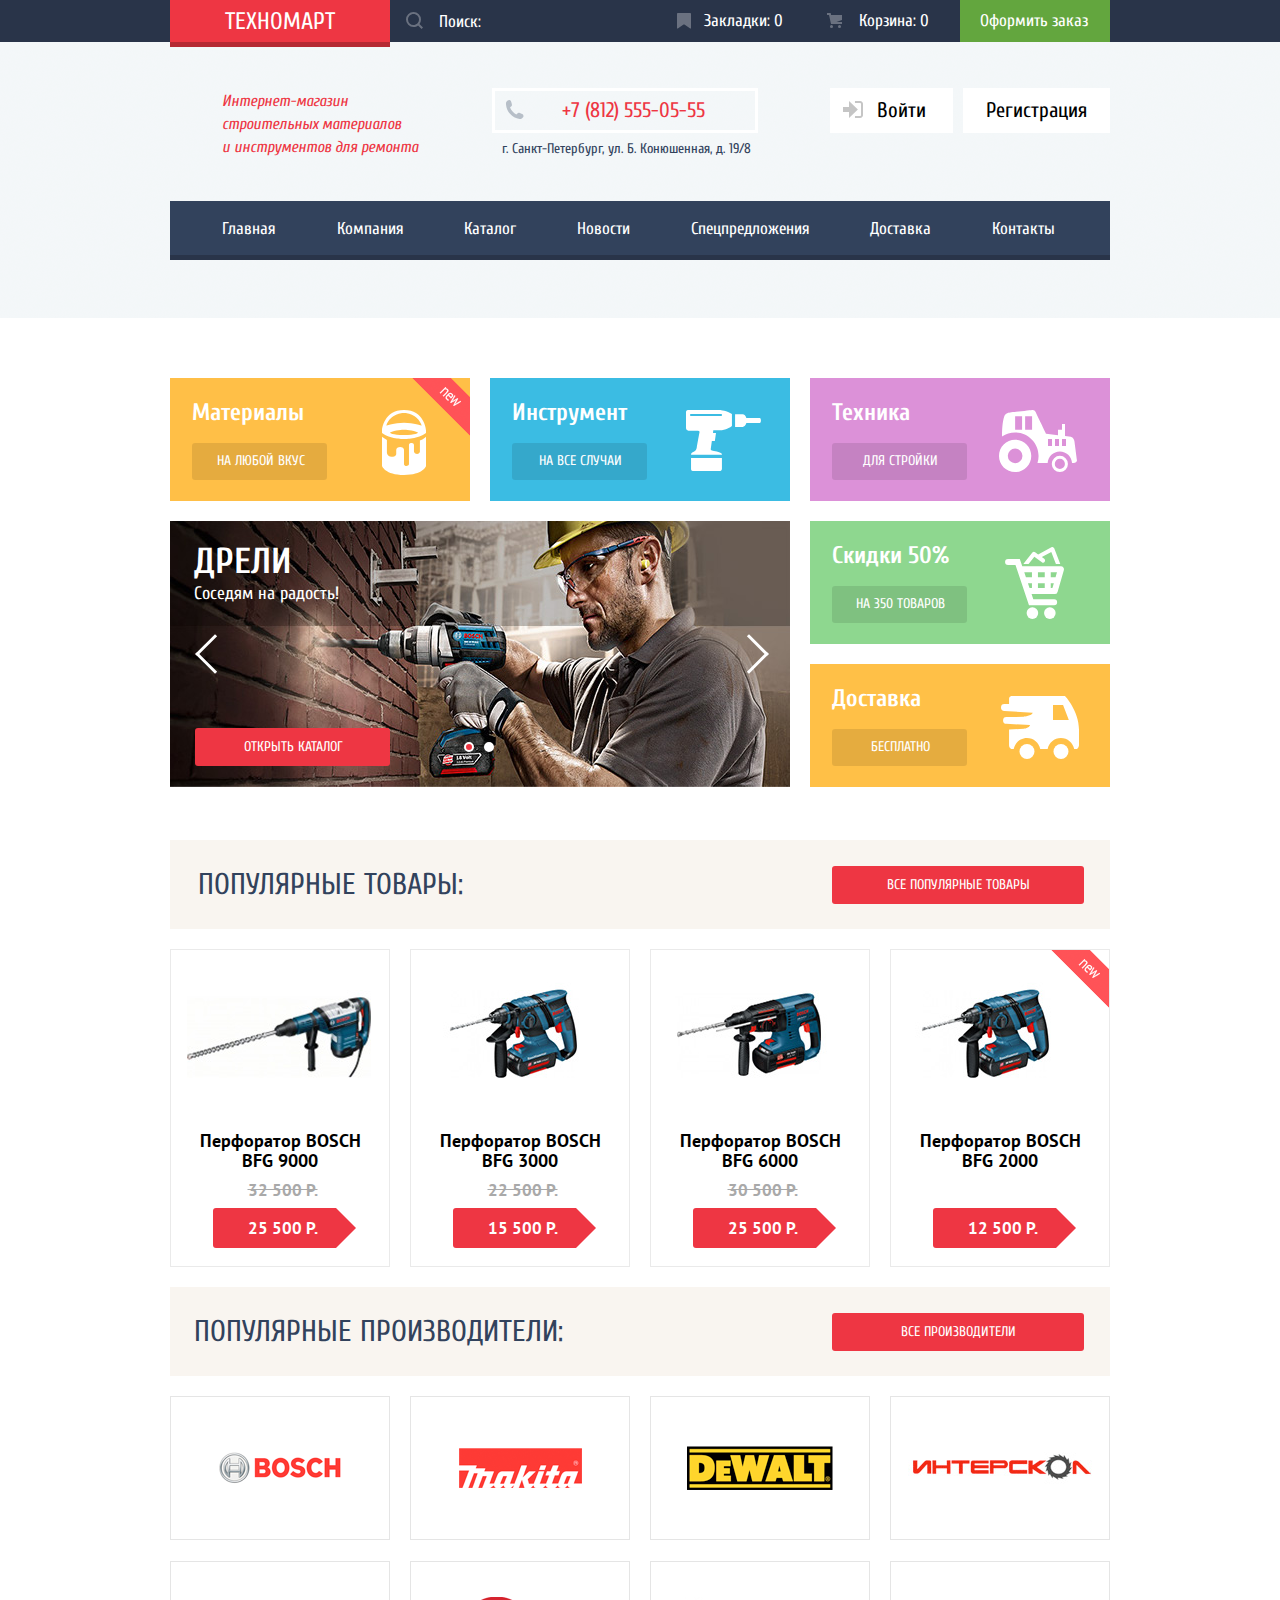
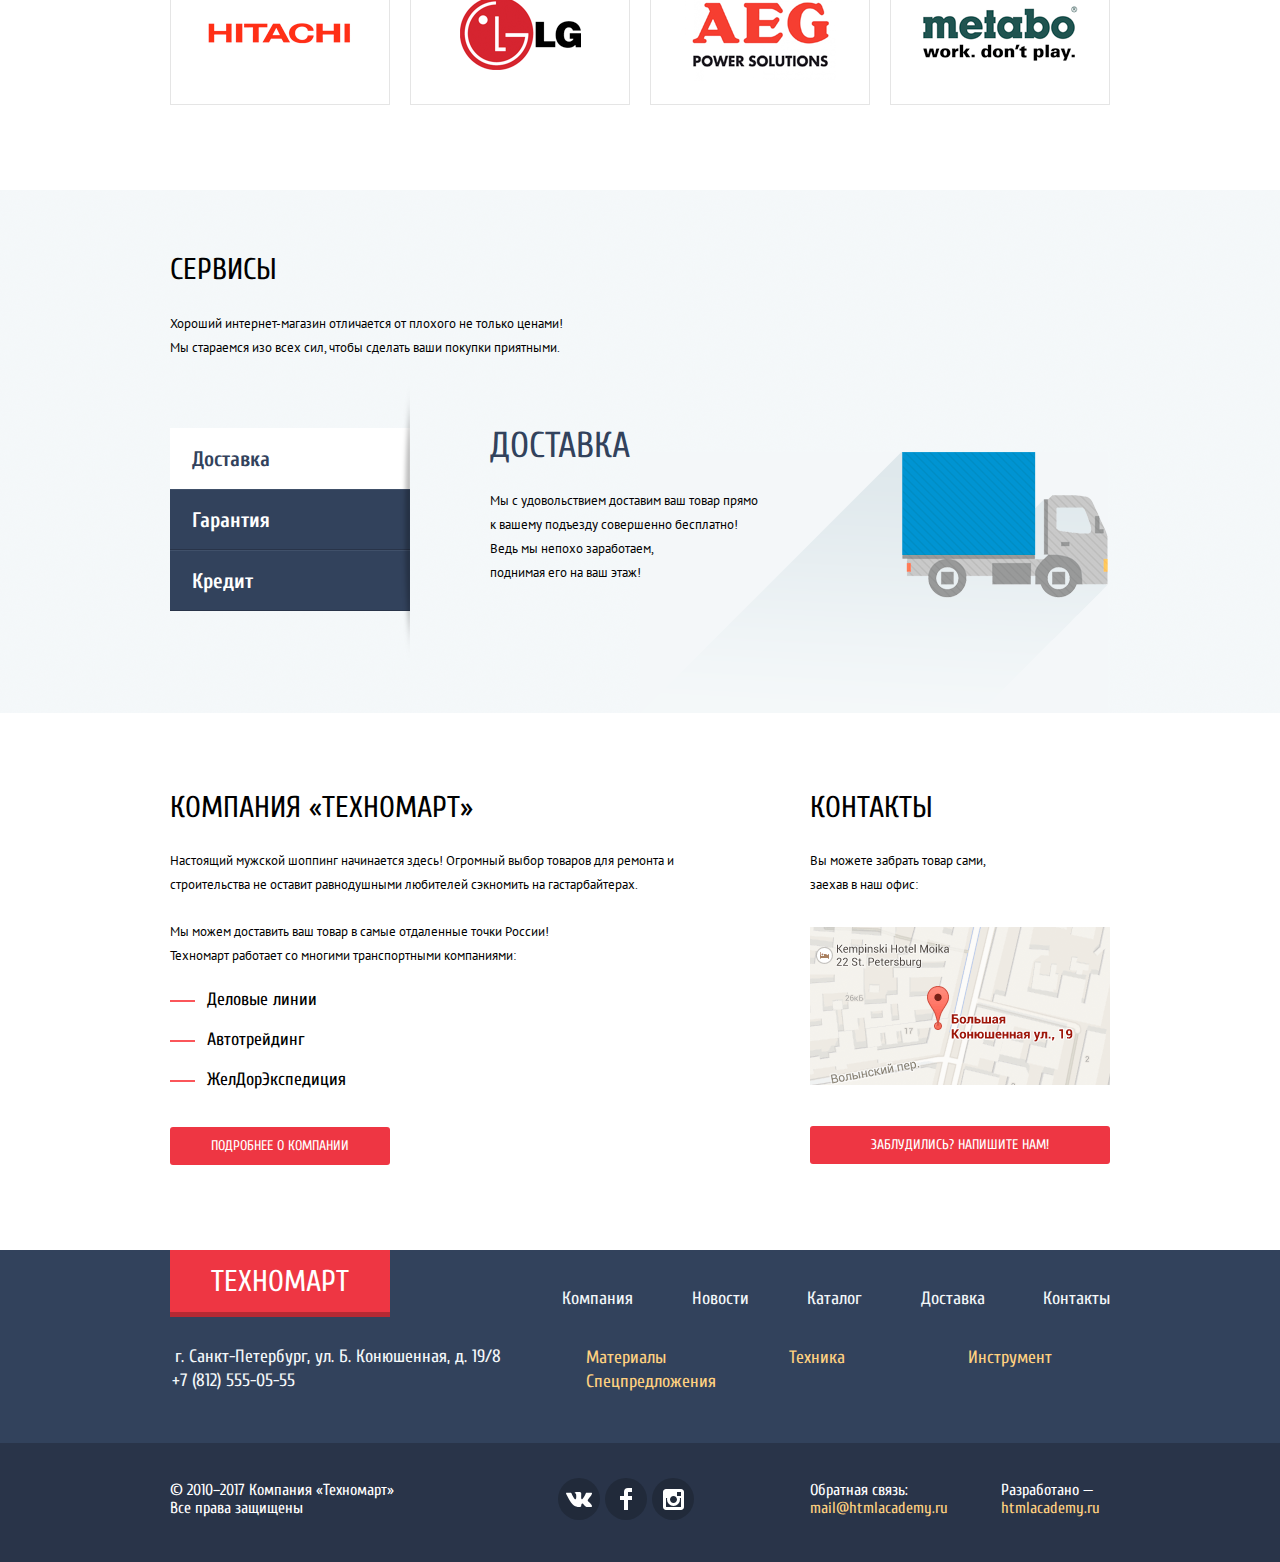
<file: index.html>
<!DOCTYPE html>
<html lang="ru">
<head>
	<meta charset="UTF-8">
	<title>Техномарт</title>
	<link href="https://fonts.googleapis.com/css?family=Cuprum:400,400i,700%7CPT+Sans:400,700&amp;subset=cyrillic" rel="stylesheet">
	<link rel="stylesheet" href="css/normalize.min.css">
	<link rel="stylesheet" href="css/style.min.css">
</head>
<body>
	
	<header class="main-header">

		<div class="main-header-top">
			<div class="main-header-top-positioner container">
				<a class="logo">Техномарт</a>
				<form class="header-search" action="https://echo.htmlacademy.ru" method="get" id="search-block-form">
					<input type="search" name="search" id="search" value="" maxlength="100" placeholder="Поиск:">
					<label for="search">Поиск</label>
				</form>
				<ul class="cart-container">
					<li>
						<a class="btn-cart btn-bookmark" href="#">Закладки:<span class="mark-count-1"> 0</span></a>
					</li>
					<li>
						<a class="btn-cart btn-basket" href="#">Корзина:<span class="mark-count-2"> 0</span></a>
					</li>
					<li>
						<a class="btn-order" href="#">Оформить заказ</a>
					</li>
				</ul>
			</div>
		</div>

		<div class="middle-header container">
			<p class="shop-descr">Интернет-магазин строительных материалов&nbsp;&nbsp; и инструментов для ремонта</p>
			<div class="main-header-contacts">
				<a class="main-header-ph" href="tel:+78125550555">+7 (812) 555-05-55</a>
				<p class="main-header-adr">г. Санкт-Петербург, ул. Б. Конюшенная, д. 19/8</p>
			</div>
			<ul class="user-navigation">
				<li class="login"><a class="login-link" href="#">Войти</a></li>
				<li class="reg"><a class="reg-link" href="#">Регистрация</a></li>
			</ul>
		</div>
		<nav class="main-navigation container">
			<ul class="main-navigation-list">
				<li><a class="main-navigation-current">Главная</a></li>
				<li><a href="company.html">Компания</a></li>
				<li><a href="catalog.html">Каталог</a></li>
				<li><a href="news.html">Новости</a></li>
				<li><a href="special.html">Спецпредложения</a></li>
				<li><a href="deliver.html">Доставка</a></li>
				<li><a href="contacts.html">Контакты</a></li>
			</ul>
		</nav>

	</header>

	<main>	<!--ПРОМО -->
		<h1 class="visually-hidden">Интернет-магазин "Техномарт"</h1>
		<section class="promo container">
			<ul class="promo-top-list layout-positioner">
				<li class="promo-item promo-top-item materials new-item">
					<h2>Материалы</h2>
					<a class="btn btn-promo" href="#">На любой вкус</a>
				</li>
				<li class="promo-item promo-top-item instruments">
					<h2>Инструмент</h2>
					<a class="btn btn-promo" href="#">На все случаи</a>
				</li>
				<li class="promo-item promo-top-item technik">
					<h2>Техника</h2>
					<a class="btn btn-promo" href="#">Для стройки</a>
				</li>
			</ul>
			<div class="slider-wrapper layout-positioner">
				<div class="promo-sliders">
					<input type="radio" id="promo-toggle-1" name="promo-toggle" checked>
					<input type="radio" id="promo-toggle-2" name="promo-toggle">
					<button class="promo-slider-btn prev">Назад</button>
					<button class="promo-slider-btn next">Вперёд</button>
					<div class="promo-slide">
						<h2>Дрели</h2>
						<p>Соседям на радость!</p>
						<img src="img/bosch-top-img-1.jpg" width="620" height="266" alt="Дрель">
						<a class="btn slider-btn" href="catalog.html">Открыть каталог</a>
					</div>
					<div class="promo-slide">
						<h2>Перфораторы</h2>
						<p>Настоящие мужские игрушки!</p>
						<img src="img/bosch-top-img-2.jpg" width="620" height="266" alt="Перфоратор">
						<a class="btn slider-btn" href="catalog.html">Открыть каталог</a>
					</div>
					<div class="promo-slider-toggles">
						<label for="promo-toggle-1"><span class="visually-hidden">Вперёд</span></label>
						<label for="promo-toggle-2"><span class="visually-hidden">Назад</span></label>
					</div>
				</div>

				<div class="promo-right-list">
					<div class="promo-item promo-right-item discounts">
						<h2>Скидки 50%</h2>
						<a class="btn btn-promo" href="#">На 350 товаров</a>
					</div>

					<div class="promo-item promo-right-item deliver">
						<h2>Доставка</h2>
						<a class="btn btn-promo" href="#">Бесплатно</a>
					</div>
				</div>
			</div>
		</section>

		<!--ПОПУЛЯРНЫЕ ТОВАРЫ-->

		<section class="popular container">								
			<div class="popular-items">
				<h2>Популярные товары:</h2>
				<a href="catalog.html" class="btn btn-caption">Все популярные товары</a>
			</div>

			<ul class="catalog-list">
				<li class="catalog-item .new-item">
					<div class="actions">
						<a class="buy" href="form.html">Купить</a>
						<a class="mark" href="#">В закладки</a>
					</div>
					<div>
						<div class="image">
							<img src="img/drill-9000.jpg" width="218" height="155" alt="Перфоратор BOSCH BFG 9000">
						</div>
						<h3 class="title"><a href="#">Перфоратор BOSCH BFG 9000</a></h3>
					</div>
					<div class="prouduct-price">
						<span class="product-price-old">32 500 Р.</span>
						<a class="product-price-current">25 500 Р.</a>
					</div>
				</li>
				<li class="catalog-item">
					<div class="actions">
						<a class="buy" href="form.html">Купить</a>
						<a class="mark" href="#">В закладки</a>
					</div>
					<div>
						<div class="image">
							<img src="img/drill-3000.jpg" width="218" height="155" alt="Перфоратор BOSCH BFG 3000">
						</div>
						<h3 class="title"><a href="#">Перфоратор BOSCH BFG 3000</a></h3>
					</div>
					<div class="prouduct-price">
						<span class="product-price-old">22 500 Р.</span>
						<a class="product-price-current">15 500 Р.</a>
					</div>
				</li>
				<li class="catalog-item">
					<div class="actions">
						<a class="buy" href="form.html">Купить</a>
						<a class="mark" href="#">В закладки</a>
					</div>
					<div>
						<div class="image">
							<img src="img/drill-6000.jpg" width="218" height="155" alt="Перфоратор BOSCH BFG 6000">
						</div>
						<h3 class="title"><a href="#">Перфоратор BOSCH BFG 6000</a></h3>
					</div>
					<div class="prouduct-price">
						<span class="product-price-old">30 500 Р.</span>
						<a class="product-price-current">25 500 Р.</a>
					</div>
				</li>
				<li class="catalog-item new-item">
					<div class="actions">
						<a class="buy" href="form.html">Купить</a>
						<a class="mark" href="#">В закладки</a>
					</div>
					<div>
						<div class="image">
							<img src="img/drill-2000.jpg" width="218" height="155" alt="Перфоратор BOSCH BFG 2000">
						</div>
						<h3 class="title"><a href="#">Перфоратор BOSCH BFG 2000</a></h3>
					</div>
					<div class="prouduct-price">
						<span class="product-price-old"></span>
						<a class="product-price-current">12 500 Р.</a>
					</div>
				</li>
			</ul>
		</section>

		<section class="partners container">							<!--ПАРТНЁРЫ-->
			<div class="popular-partners">
				<h2>Популярные производители:</h2>
				<a class="btn btn-caption" href="#" >Все производители</a>
			</div>

			<ul class="partner-list">
				<li class="partner-item">
					<a href="#"><img src="img/bosch.png" width="126" height="37" alt="Bosch"></a>
				</li>
				<li class="partner-item">
					<a href="#"><img src="img/makita.png" width="123" height="40" alt="Makita"></a>
				</li>
				<li class="partner-item">
					<a href="#"><img src="img/dewalt.png" width="146" height="44" alt="DeWalt"></a>
				</li>
				<li class="partner-item">
					<a href="#"><img src="img/interscole.png" width="184" height="32" alt="Интерскол"></a>
				</li>
				<li class="partner-item">
					<a href="#"><img src="img/hitachi.png" width="169" height="31" alt="Hitachi"></a>
				</li>
				<li class="partner-item">
					<a href="#"><img src="img/lg.png" width="121" height="73" alt="LG"></a>
				</li>
				<li class="partner-item">
					<a href="#"><img src="img/aeg.png" width="151" height="96" alt="AEG"></a>
				</li>
				<li class="partner-item">
					<a href="#"><img src="img/metabo.png" width="204" height="69" alt="metabo"></a>
				</li>
			</ul>
		</section>

		<section class="service">								<!--СЕРВИСЫ-->
			<div class="container">
				<div class="service-title">
					<h2>Сервисы</h2>
					<p>Хороший интернет-магазин отличается от плохого не только ценами!</p>
					<p>Мы стараемся изо всех сил, чтобы сделать ваши покупки приятными.</p>
				</div>
				<div class="services-slider">
					<input type="radio" id="services-toggle-1" name="services-toggle" class="visually-hidden" checked>
					<input type="radio" id="services-toggle-2" name="services-toggle" class="visually-hidden">
					<input type="radio" id="services-toggle-3" name="services-toggle" class="visually-hidden">
					<div class="services-slider-toggles">
						<label for="services-toggle-1">Доставка</label>
						<label for="services-toggle-2">Гарантия</label>
						<label for="services-toggle-3">Кредит</label>
					</div>

					<div class="services-slides">
						<div class="services-slide">
							<h3 class="services-slide-title">Доставка</h3>
							<p class="services-slide-description">Мы с удовольствием доставим ваш товар прямо<br>
							к вашему подъезду совершенно бесплатно!</p>
							<p class="services-slide-description">Ведь мы непохо заработаем,<br>
							поднимая его на ваш этаж!</p>
						</div>
						<div class="services-slide">
							<h3 class="services-slide-title">Гарантия</h3>
							<p class="services-slide-description">Если купленный у нас товар поломается, или заискрит,<br>а также в случае пожара, спровоцированного его возгаранием, вы всегда можете быть уверены в нашей гарантии. Мы обменяем сгоревший товар на новый.<br>Дом уж восстановите как-нибудь сами.</p>
						</div>
						<div class="services-slide">
							<h3 class="services-slide-title">Кредит</h3>
							<p class="services-slide-description">Залезть в долговую яму стало проще!</p>
							<p class="services-slide-description">Кредитные консультанты придут вам на помощь.</p>
							<a class="btn btn-service" href="#">Отправить заявку</a>
						</div>
					</div>
				</div>
			</div>
		</section>

		<div class="company-wrapper container">
			<section class="company">
				<h2 class="company-title">Компания «Техномарт»</h2>
				<p>Настоящий мужской шоппинг начинается здесь! Огромный выбор товаров для ремонта и строительства не оставит равнодушными любителей сэкномить на гастарбайтерах.</p>
				<p>Мы можем доставить ваш товар в самые отдаленные точки России! Техномарт работает со многими транспортными компаниями:</p>
				<ul class="logistic-list">
					<li class="logistic-item">Деловые линии</li>
					<li class="logistic-item">Автотрейдинг</li>
					<li class="logistic-item">ЖелДорЭкспедиция</li>
				</ul>
				<a class="btn btn-caption" href="#" >Подробнее о компании</a>
			</section>

			<section class="map">
				<h2>Контакты</h2>
				<p>Вы можете забрать товар сами, заехав в наш офис:</p>
				<a class="img-map" href="form.html">
					<img class="interactive-map" src="img/map.png" width="300" height="158" alt="Как нас найти?">
				</a>
				<p>
					<a class="btn btn-caption btn-write" href="form.html">Заблудились? Напишите нам!</a>
				</p>
			</section>
		</div>

	</main>

	<footer class="footer">

		<div class="footer-top">
			<div class="footer-top-layout container">
				<div class="logo-container">
					<a class="logo footer-logo" href="index.html">Техномарт</a>
					<p class="footer-adress">
						г. Санкт-Петербург, ул. Б. Конюшенная, д. 19/8
					</p>
					<a class="footer-phone" href="tel:+78125550555">+7 (812) 555-05-55</a>
				</div>
				<nav class="footer-nav">
					<ul class="footer-nav-list-1">
						<li><a href="company.html">Компания</a></li>
						<li><a href="news.html">Новости</a></li>
						<li><a href="catalog.html">Каталог</a></li>
						<li><a href="deliver.html">Доставка</a></li>
						<li><a href="contacts.html">Контакты</a></li>
					</ul>
					<ul class="footer-nav-list-2">
						<li><a href="materials.html">Материалы</a></li>
						<li><a href="technik.html">Техника</a></li>
						<li><a href="instrument.html">Инструмент</a></li>
						<li><a href="specials.html">Спецпредложения</a></li>
					</ul>
				</nav>
			</div>
		</div>

		<div class="footer-bottom">
			<section class="footer-contacts container">
				<h2 class="visually-hidden">Наши контакты</h2>
				<div class="copyright-descr">
					<p>© 2010–2017 Компания «Техномарт» Все права защищены</p>
				</div>
				<div class="footer-social">
					<ul class="footer-social-list">
						<li>
							<a class="btn btn-vk" href="#"><span class="visually-hidden">Вконтакте</span></a>
						</li>
						<li>
							<a class="btn btn-fb" href="#"><span class="visually-hidden">Фейсбук</span></a>
						</li>
						<li>
							<a class="btn btn-insta" href="#"><span class="visually-hidden">Инстаграм</span></a>
						</li>
					</ul>
				</div>
				
				<div class="feedback">
					<p class="feedback-1">
						Обратная связь:
						<a class="mail" href="mailto:mail@htmlacademy.ru">mail@htmlacademy.ru</a>
					</p>
					<p class="feedback-2">
						Разработано —
						<a href="https://htmlacademy.ru/intensive/htmlcss" class="creatures">htmlacademy.ru</a>
					</p>
				</div>
				
			</section>
		</div>

	</footer>

	<section class="modal modal-add">									<!--Модальное окно - товары в корзине -->
		<div class="red-line"></div>
		<div class="modal-title">
			<h2>Товар добавлен в корзину!</h2>
		</div>

		<div class="added-items">
			<a class="btn btn-left" href="#">Оформить заказ</a>
			<a class="btn btn-right" href="#">Продолжить покупки</a>
		</div>
		<button class="modal-close" type="button">Закрыть</button>
	</section>

	<section class="modal modal-letter">
		<div class="red-line"></div>

		<h2 class="visually-hidden">Форма для отправки письма</h2><!--Модальное окно- отправка письма -->
		<form class="letter-form" action="https://echo.htmlacademy.ru" method="post">
			<div class="form-wrapper">
				<div class="appoitment">
					<div class="appoitment-field">
						<label for="user-name">Ваше имя:</label>
						<input type="text" name="name" id="user-name" placeholder="Представьтесь, пожалуйста">
					</div>
					<div class="appoitment-field">
						<label for="user-mail">Ваш e-mail:</label>
						<input type="text" name="mail" id="user-mail" placeholder="Для отправки ответа">
					</div>
				</div>
				<label class=" " for="user-letter">Текст письма</label>
				<textarea name="letter" id="user-letter" cols="30" rows="5" placeholder="В свободной форме"></textarea>
			</div>
			<div class="btn-submit-wrapper">
				<button class="btn" type="submit">Отправить</button>
			</div>
		</form>
		<button class="modal-close" type="button">Закрыть</button>
	</section>

	<section class="modal modal-map"><!--Модальное окно - попап карта -->
		<h2 class="visually-hidden">Как до нас добраться?</h2>
		<iframe src="https://www.google.com/maps/embed?pb=!1m18!1m12!1m3!1d1998.6037999040354!2d30.322010416394033!3d59.938716271971415!2m3!1f0!2f0!3f0!3m2!1i1024!2i768!4f13.1!3m3!1m2!1s0x4696310fca5ba729%3A0xea9c53d4493c879f!2sBolshaya+Konyushennaya+ul.%2C+19%2C+Sankt-Peterburg%2C+Russia%2C+191186!5e0!3m2!1sen!2s!4v1441888483426" width="940" height="446" allowfullscreen></iframe>
		<a class="img-map" href="#">
			<img src="img/popup-map.jpg" width="940" height="446" alt="Офис компании по адресу ул. Большая Конюшенная 19, Санкт-Петербург">
		</a>
		<button class="modal-close" type="button">Закрыть</button>
	</section>
	<script src="js/popup.min.js"></script>
</body>

</html>
</file>
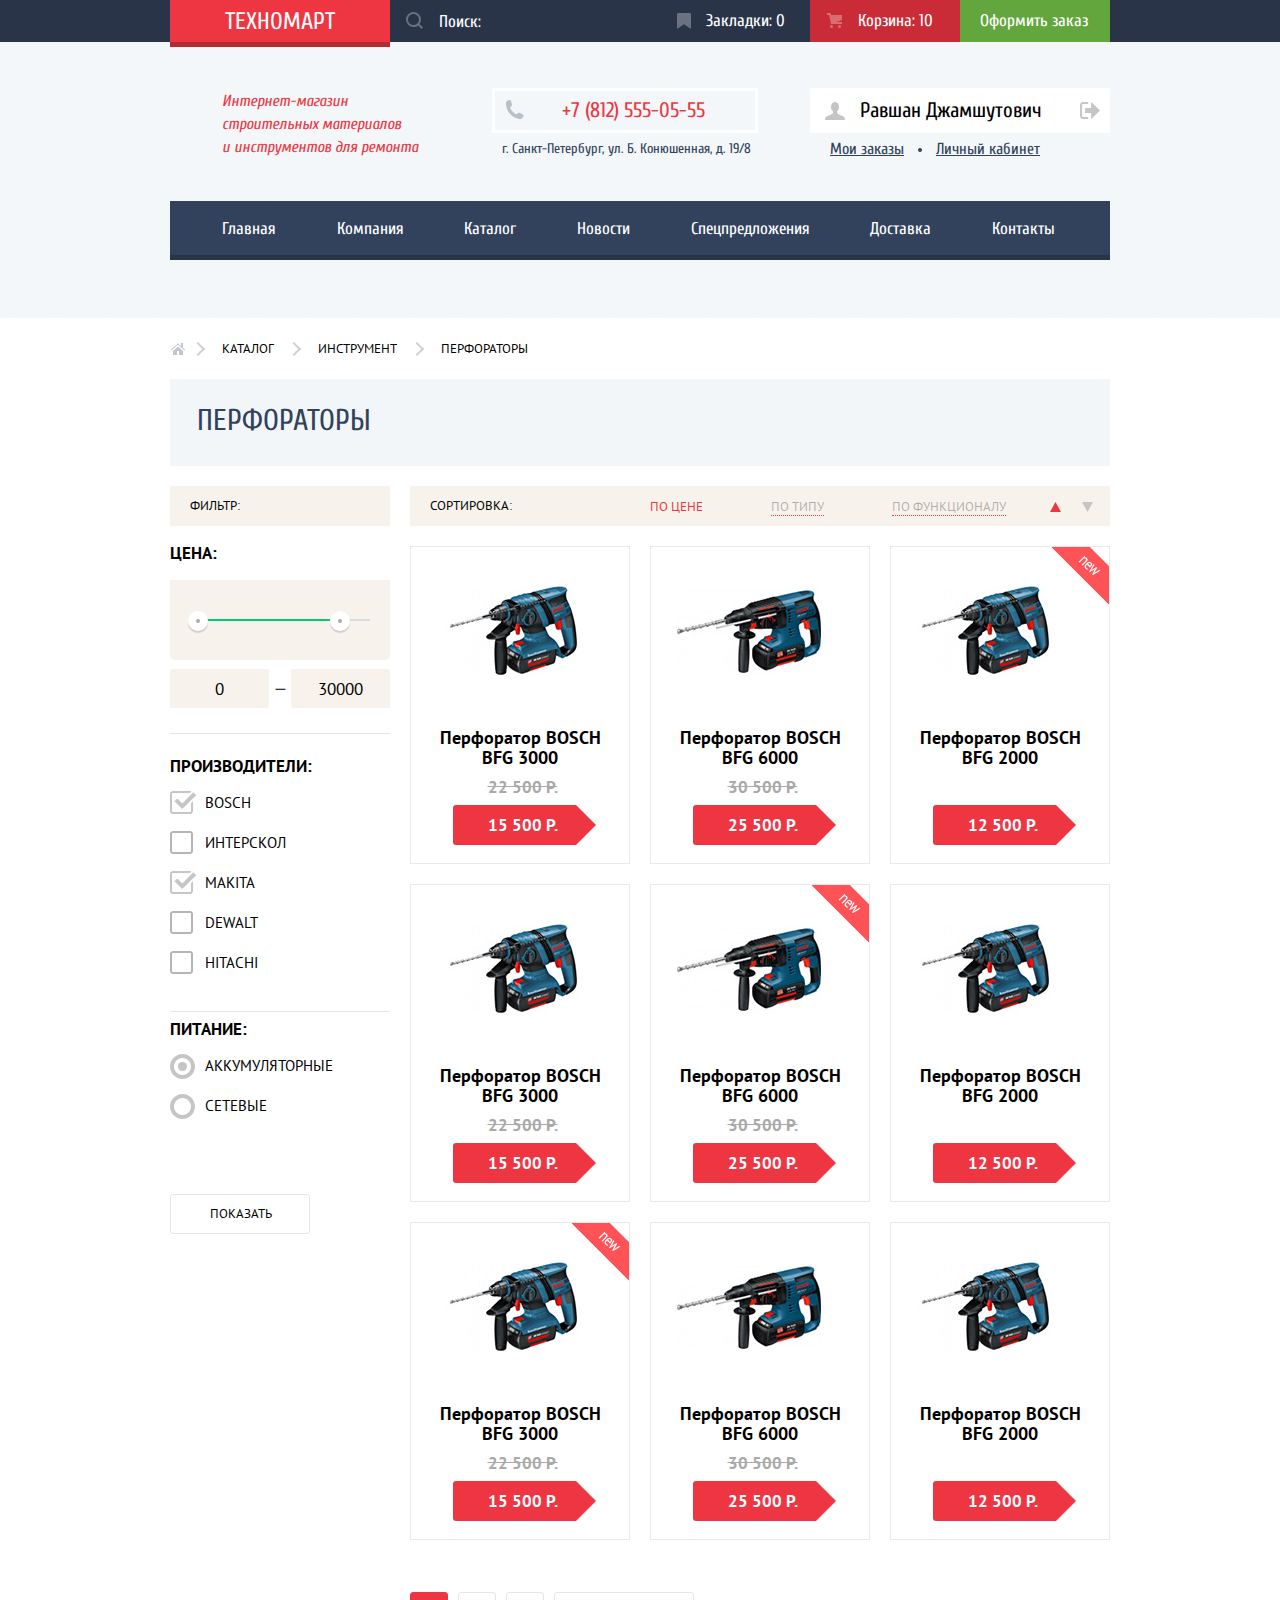
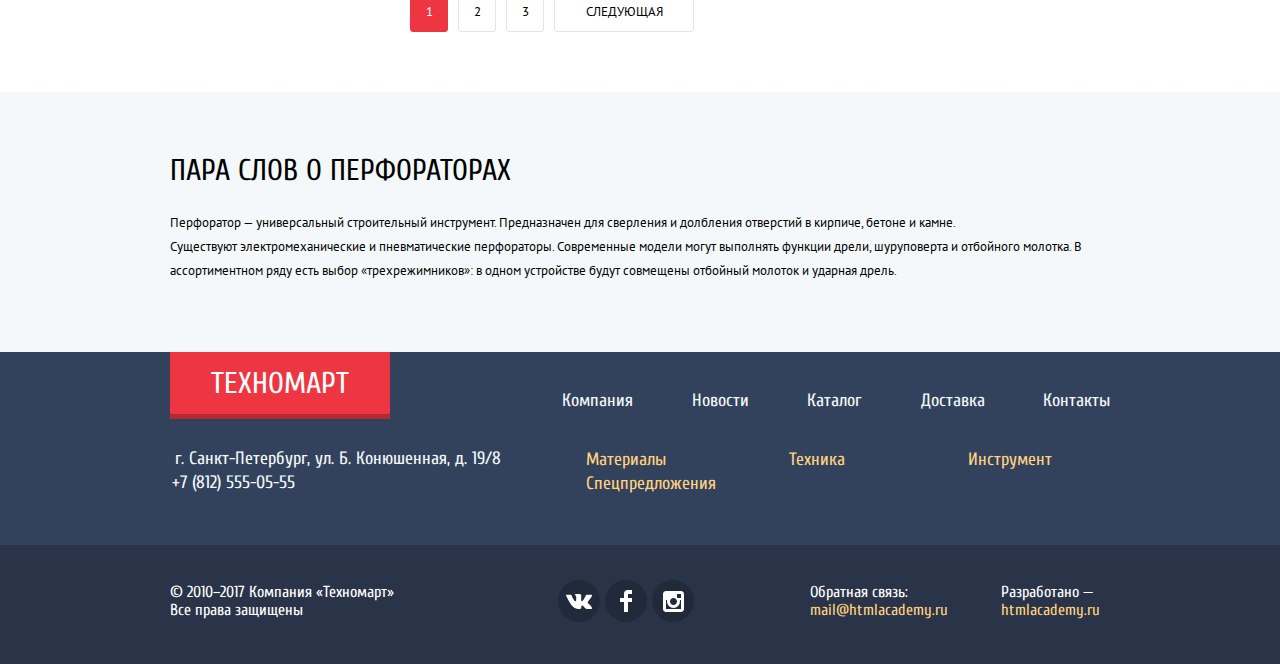
<file: catalog.html>
<!DOCTYPE html>
<html lang="ru">
<head>
	<meta charset="UTF-8">
	<title>Техномарт-каталог</title>
	<link href="https://fonts.googleapis.com/css?family=Cuprum:400,400i,700%7CPT+Sans:400,700&amp;subset=cyrillic" rel="stylesheet">
	<link rel="stylesheet" href="css/normalize.min.css">
	<link rel="stylesheet" href="css/style.min.css">
</head>
<body class="inner-page">

	<header class="main-header">

		<div class="main-header-top">
			<div class="main-header-top-positioner container">
				<a class="logo" href="index.html">Техномарт</a>
				<form class="header-search" action="https://echo.htmlacademy.ru" method="get" id="search-block-form">
					<input type="search" name="search" id="search" value="" maxlength="100" placeholder="Поиск:">
					<label for="search">Поиск</label>
				</form>
				<ul class="cart-container">
					<li>
						<a class="btn-cart btn-bookmark" href="#">Закладки:<span class="mark-count-1"> 0</span></a>
					</li>
					<li>
						<a class="btn-cart btn-basket" href="#">Корзина:<span class="mark-count-2"> 10</span></a>
					</li>
					<li>
						<a class="btn-order" href="#">Оформить заказ</a>
					</li>
				</ul>
			</div>
		</div>

		<div class="middle-header container">
			<p class="shop-descr">Интернет-магазин строительных материалов&nbsp;&nbsp; и инструментов для ремонта</p>
			<div class="main-header-contacts">
				<a class="main-header-ph" href="tel:+78125550555">+7 (812) 555-05-55</a>
				<p class="main-header-adr">г. Санкт-Петербург, ул. Б. Конюшенная, д. 19/8</p>
			</div>
			<nav class="user-account">
				<ul class="user-name">
					<li><a class="user-name-link" href="#">Равшан Джамшутович</a></li>
					<li><a class="user-name-exit" href="#"><span class="visually-hidden">Выход</span></a></li>
				</ul>
				<ul class="user-menu">
					<li><a class="user-order-link" href="#" aria-label="Вход в кабинет заказов">Мои заказы</a></li>
					<li><a class="user-account-link" href="#" aria-label="Вход в личный кабинет">Личный кабинет</a></li>
				</ul>
			</nav>
		</div>

		<nav class="main-navigation container">
			<ul class="main-navigation-list">
				<li><a href="index.html">Главная</a></li>
				<li><a href="company.html">Компания</a></li>
				<li class="catalog-navigation-current"><a>Каталог</a></li>
				<li><a href="news.html">Новости</a></li>
				<li><a href="special.html">Спецпредложения</a></li>
				<li><a href="deliver.html">Доставка</a></li>
				<li><a href="contacts.html">Контакты</a></li>
			</ul>
		</nav>

	</header>

	<main>
		<div class="container">

			<ul class="breadcrumbs">
				<li><a href="index.html">Главная</a></li>
				<li><a href="#">Каталог</a></li>
				<li><a href="#">Инструмент</a></li>
				<li class="breadcrumbs-current">Перфораторы</li>
			</ul>
			<h1 class="page-title">Перфораторы</h1>
			<div class="catalog-wrapper">
				<section class="filter">
					<h2 class="visually-hidden">Фильтр товаров</h2>

					<form class="filter-form" action="https://echo.htmlacademy.ru" method="get" id="filter-form-id">
						<h3 class="filter-title">Фильтр:</h3>
						<fieldset class="filter-item">
							<legend>Цена:</legend>
							<div class="range-filter">
								<div class="range-controls">
									<div class="scale">
										<div class="bar"></div>
									</div>
									<div class="toggle toggle-min"></div>
									<div class="toggle toggle-max"></div>
								</div>
								<div class="price-controls">
									<span class="visually-hidden">от</span>
									<input name="min-price" type="text" value="0">
									<span class="pr"> — </span>
									<span class="visually-hidden">до</span>
									<input name="max-price" type="text" value="30000">
								</div>
							</div>
						</fieldset>

						<fieldset class="filter-sorting">
							<legend>Производители:</legend>
							<ul class="producer-list">
								<li class="filter-option">
									<input class="visually-hidden filter-input filter-input-checkbox" type="checkbox" name="bosch" id="filter-bosch" value="" checked>
									<label for="filter-bosch">Bosch</label>
								</li>
								<li class="filter-option">
									<input class="visually-hidden filter-input filter-input-checkbox" type="checkbox" name="interscole" id="filter-interscole" value="">
									<label for="filter-interscole">Интерскол</label>
								</li>
								<li class="filter-option">
									<input class="visually-hidden filter-input filter-input-checkbox" type="checkbox" name="makita" id="filter-makita" value="" checked>
									<label for="filter-makita">Makita</label>
								</li>
								<li class="filter-option">
									<input class="visually-hidden filter-input filter-input-checkbox" type="checkbox" name="dewalt" id="filter-dewalt" value="">
									<label for="filter-dewalt">Dewalt</label>
								</li>
								<li class="filter-option">
									<input class="visually-hidden filter-input filter-input-checkbox" type="checkbox" name="hitachi" id="filter-hitachi" value="">
									<label for="filter-hitachi">Hitachi</label>
								</li>
							</ul>
						</fieldset>

						<fieldset class="filter-sorting">
							<legend>Питание:</legend>
							<ul class="accumulator-list">
								<li class="filter-option">
									<input class="visually-hidden filter-input filter-input-radio" type="radio" name="accumulator" id="filter-accumulator" value="" checked>
									<label for="filter-accumulator">Аккумуляторные</label>
								</li>
								<li class="filter-option">
									<input class="visually-hidden filter-input filter-input-radio" type="radio" name="accumulator" id="filter-network" value="">
									<label for="filter-network">Сетевые</label>
								</li>
							</ul>
						</fieldset>
						<button class="btn btn-filter" type="submit">Показать</button>
					</form>

				</section>

				<section class="catalog">
					<h2 class="visually-hidden">Список перфораторов</h2>
					<div class="sorting-wrapper">
						<p class="sorting-title">Сортировка:</p>
						<ul class="sorting-list">
							<li><a class="active" href="#">По цене</a></li>
							<li><a href="#">По типу</a></li>
							<li><a href="#">По функционалу</a></li>
						</ul>

						<ul class="sorting-arrows">
							<li class="up">
								<a href="#"><span class="visually-hidden">Вверх</span>
									<svg xmlns="http://www.w3.org/2000/svg" width="11" height="10" viewBox="0 0 11 10">
										<path class="active" fill="#c5c5c5" d="M5.5 0L0 10h11z"/>
									</svg>
								</a>
							</li>
							<li class="down">
								<a href="#"><span class="visually-hidden">Вниз</span>
									<svg xmlns="http://www.w3.org/2000/svg" width="11" height="10" viewBox="0 0 11 10">
										<path fill="#c5c5c5" d="M5.5 10L0 0h11"/>
									</svg>
								</a>
							</li>
						</ul>
					</div>

					<ul class="catalog-list">
						<li class="catalog-item">
							<div class="actions">
								<a class="buy" href="form.html">Купить</a>
								<a class="mark" href="#">В закладки</a>
							</div>
							<div>
								<div class="image">
									<img src="img/drill-3000.jpg" width="218" height="155" alt="Перфоратор BOSCH BFG 3000">
								</div>
								<h3 class="title"><a href="#">Перфоратор BOSCH BFG 3000</a></h3>
							</div>
							<div class="prouduct-price">
								<span class="product-price-old">22 500 Р.</span>
								<a class="product-price-current">15 500 Р.</a>
							</div>
						</li>
						<li class="catalog-item">
							<div class="actions">
								<a class="buy" href="form.html">Купить</a>
								<a class="mark" href="#">В закладки</a>
							</div>
							<div>
								<div class="image">
									<img src="img/drill-6000.jpg" width="218" height="155" alt="Перфоратор BOSCH BFG 6000">
								</div>
								<h3 class="title"><a href="#">Перфоратор BOSCH BFG 6000</a></h3>
							</div>

							<div class="prouduct-price">
								<span class="product-price-old">30 500 Р.</span>
								<a class="product-price-current">25 500 Р.</a>
							</div>
						</li>
						<li class="catalog-item new-item">
							<div class="actions">
								<a class="buy" href="form.html">Купить</a>
								<a class="mark" href="#">В закладки</a>
							</div>
							<div>
								<div class="image">
									<img src="img/drill-2000.jpg" width="218" height="155" alt="Перфоратор BOSCH BFG 2000">
								</div>
								<h3 class="title"><a href="#">Перфоратор BOSCH BFG 2000</a></h3>
							</div>
							<div class="prouduct-price">
								<span class="product-price-old"></span>
								<a class="product-price-current">12 500 Р.</a>
							</div>
						</li>
						<li class="catalog-item">
							<div class="actions">
								<a class="buy" href="form.html">Купить</a>
								<a class="mark" href="#">В закладки</a>
							</div>
							<div>
								<div class="image">
									<img src="img/drill-3000.jpg" width="218" height="155" alt="Перфоратор BOSCH BFG 3000">
								</div>
								<h3 class="title"><a href="#">Перфоратор BOSCH BFG 3000</a></h3>
							</div>
							<div class="prouduct-price">
								<span class="product-price-old">22 500 Р.</span>
								<a class="product-price-current">15 500 Р.</a>
							</div>
						</li>
						<li class="catalog-item new-item">
							<div class="actions">
								<a class="buy" href="form.html">Купить</a>
								<a class="mark" href="#">В закладки</a>
							</div>
							<div>
								<div class="image">
									<img src="img/drill-6000.jpg" width="218" height="155" alt="Перфоратор BOSCH BFG 6000">
								</div>
								<h3 class="title"><a href="#">Перфоратор BOSCH BFG 6000</a></h3>
							</div>
							<div class="prouduct-price">
								<span class="product-price-old">30 500 Р.</span>
								<a class="product-price-current">25 500 Р.</a>
							</div>
						</li>
						<li class="catalog-item">
							<div class="actions">
								<a class="buy" href="form.html">Купить</a>
								<a class="mark" href="#">В закладки</a>
							</div>
							<div>
								<div class="image">
									<img src="img/drill-2000.jpg" width="218" height="155" alt="Перфоратор BOSCH BFG 2000">
								</div>
								<h3 class="title"><a href="#">Перфоратор BOSCH BFG 2000</a></h3>
							</div>
							<div class="prouduct-price">
								<span class="product-price-old"></span>
								<a class="product-price-current">12 500 Р.</a>
							</div>
						</li>
						<li class="catalog-item new-item">
							<div class="actions">
								<a class="buy" href="form.html">Купить</a>
								<a class="mark" href="#">В закладки</a>
							</div>
							<div>
								<div class="image">
									<img src="img/drill-3000.jpg" width="218" height="155" alt="Перфоратор BOSCH BFG 3000">
								</div>
								<h3 class="title"><a href="#">Перфоратор BOSCH BFG 3000</a></h3>
							</div>
							<div class="prouduct-price">
								<span class="product-price-old">22 500 Р.</span>
								<a class="product-price-current">15 500 Р.</a>
							</div>
						</li>
						<li class="catalog-item">
							<div class="actions">
								<a class="buy" href="form.html">Купить</a>
								<a class="mark" href="#">В закладки</a>
							</div>
							<div>
								<div class="image">
									<img src="img/drill-6000.jpg" width="218" height="155" alt="Перфоратор BOSCH BFG 6000">
								</div>
								<h3 class="title"><a href="#">Перфоратор BOSCH BFG 6000</a></h3>
							</div>
							<div class="prouduct-price">
								<span class="product-price-old">30 500 Р.</span>
								<a class="product-price-current">25 500 Р.</a>
							</div>
						</li>
						<li class="catalog-item">
							<div class="actions">
								<a class="buy" href="form.html">Купить</a>
								<a class="mark" href="#">В закладки</a>
							</div>
							<div>
								<div class="image">
									<img src="img/drill-2000.jpg" width="218" height="155" alt="Перфоратор BOSCH BFG 2000">
								</div>
								<h3 class="title"><a href="#">Перфоратор BOSCH BFG 2000</a></h3>
							</div>
							<div class="prouduct-price">
								<span class="product-price-old"></span>
								<a class="product-price-current">12 500 Р.</a>
							</div>
						</li>
					</ul>

					<ul class="pagination-list">
						<li class="pagination-item pagination-item-current"><a class="button btn-paginator">1</a></li>
						<li class="pagination-item"><a class="btn-paginator" href="#">2</a></li>
						<li class="pagination-item"><a class="btn-paginator" href="#">3</a></li>
						<li class="pagination-item"><a class="btn-paginator" href="#">Следующая</a></li>
					</ul>
				</section>
			</div>
		</div>

		<section class="article">
			<div class="container">
				<h2>Пара слов о перфораторах</h2>
				<p>Перфоратор — универсальный строительный инструмент. Предназначен для сверления и долбления отверстий в кирпиче, бетоне и камне.<br>Существуют электромеханические и пневматические перфораторы. Современные модели могут выполнять функции дрели, шуруповерта и отбойного молотка. В ассортиментном ряду есть выбор «трехрежимников»: в одном устройстве будут совмещены отбойный молоток и ударная дрель.</p>
			</div>
		</section>

	</main>

	<footer class="footer">

		<div class="footer-top">
			<div class="footer-top-layout container">
				<div class="logo-container">
					<a class="logo footer-logo" href="index.html">Техномарт</a>
					<p class="footer-adress">
						г. Санкт-Петербург, ул. Б. Конюшенная, д. 19/8
					</p>
					<a class="footer-phone" href="tel:+78125550555">+7 (812) 555-05-55</a>
				</div>

				<nav class="footer-nav">
					<ul class="footer-nav-list-1">
						<li><a href="company.html">Компания</a></li>
						<li><a href="news.html">Новости</a></li>
						<li><a href="catalog.html">Каталог</a></li>
						<li><a href="deliver.html">Доставка</a></li>
						<li><a href="contacts.html">Контакты</a></li>
					</ul>
					<ul class="footer-nav-list-2">
						<li><a href="materials.html">Материалы</a></li>
						<li><a href="technik.html">Техника</a></li>
						<li><a href="instrument.html">Инструмент</a></li>
						<li><a href="specials.html">Спецпредложения</a></li>
					</ul>
				</nav>
			</div>
		</div>

		<div class="footer-bottom">
			<section class="footer-contacts container">
				<h2 class="visually-hidden">Наши контакты</h2>
				<div class="copyright-descr">
					<p>© 2010–2017 Компания «Техномарт» Все права защищены</p>
				</div>
				<div class="footer-social">
					<ul class="footer-social-list">
						<li>
							<a class="btn btn-vk" href="#"><span class="visually-hidden">Вконтакте</span></a>
						</li>
						<li>
							<a class="btn btn-fb" href="#"><span class="visually-hidden">Фейсбук</span></a>
						</li>
						<li>
							<a class="btn btn-insta" href="#"><span class="visually-hidden">Инстаграм</span></a>
						</li>
					</ul>
				</div>

				<div class="feedback">
					<p class="feedback-1">
						Обратная связь:
						<a class="mail" href="mailto:mail@htmlacademy.ru">mail@htmlacademy.ru</a>
					</p>
					<p class="feedback-2">
						Разработано —
						<a href="https://htmlacademy.ru/intensive/htmlcss" class="creatures">htmlacademy.ru</a>
					</p>
				</div>

			</section>
		</div>

	</footer>

	<section class="modal modal-add">	<!--Модальное окно - товары в корзине -->
		<div class="red-line"></div>
		<div class="modal-title">
			<h2>Товар добавлен в корзину!</h2>
		</div>
		
		<div class="added-items">
			<a class="btn btn-left" href="#">Оформить заказ</a>
			<a class="btn btn-right" href="#">Продолжить покупки</a>
		</div>
		<button class="modal-close" type="button">Закрыть</button>
	</section>
	<script src="js/popup.min.js"></script>
</body>

</html>
</file>
<file: css/style.min.css>
body{min-width:960px;margin:0;padding:0;font-weight:400;font-size:17px;line-height:18px;font-family:"Cuprum",Arial,sans-serif;color:#000;background-color:#fff}.visually-hidden{position:absolute;width:1px;height:1px;margin:-1px;padding:0;overflow:hidden;white-space:nowrap;border:0;-webkit-clip-path:inset(100%);clip-path:inset(100%);clip:rect(0 0 0 0)}.main-header{margin-bottom:60px;padding-bottom:58px;background:#f3f7f8 url(../img/header-middle.png) repeat}.inner-page .main-header{margin-bottom:22px}.main-header-top{margin-bottom:46px;padding:0;background-color:#293449}.main-header-top-positioner{display:-webkit-box;display:-ms-flexbox;display:flex}.container{width:940px;margin:0 auto;padding:0 10px}.btn{display:inline-block;padding:10px;font-size:14px;line-height:18px;vertical-align:middle;color:#fff;text-transform:uppercase;text-decoration:none;background-color:#ee3643;cursor:pointer}.btn:hover,.logo:hover{background-color:#ca2c37}.btn:active,.logo:active{background-color:#ba2732}.cart-container{display:-webkit-box;display:-ms-flexbox;display:flex;width:450px;margin:0;padding:0;list-style:none}.cart-container li{display:-webkit-box;display:-ms-flexbox;display:flex;-webkit-box-pack:justify;-ms-flex-pack:justify;justify-content:space-between;-webkit-box-align:center;-ms-flex-align:center;align-items:center}.cart-container a{display:block;-webkit-box-sizing:border-box;box-sizing:border-box;width:150px;padding:12px 0;text-align:center;color:#fff;text-transform:none;text-decoration:none;background-color:#293449;border-radius:0}.cart-container .btn-cart{position:relative;padding-left:17px}.inner-page .btn-cart{padding-top:12px;padding-left:20px}.inner-page .btn-basket{background-color:#ca2c37}.cart-container .btn-bookmark::before{content:"";position:absolute;top:50%;left:17px;width:16px;height:16px;background:url(../img/icon-bookmark.svg) no-repeat;-webkit-transform:translateY(-50%);-ms-transform:translateY(-50%);transform:translateY(-50%);opacity:.3}.cart-container .btn-basket::before{content:"";position:absolute;top:50%;right:117px;width:16px;height:16px;background:url(../img/icon-cart.svg) no-repeat;-webkit-transform:translateY(-50%);-ms-transform:translateY(-50%);transform:translateY(-50%);opacity:.3}.btn-cart:hover{background-color:#212a3a}.btn-cart:active{color:rgba(255,255,255,0.6);background-color:#161d29}.cart-container .btn-basket:hover::before,.cart-container .btn-bookmark:hover::before{opacity:1}.cart-container .btn-basket:active::before,.cart-container .btn-bookmark:active::before{opacity:.5}.logo{display:block;width:220px;padding-top:10px;padding-bottom:7px;font-size:24px;line-height:24px;text-align:center;color:#fff;text-transform:uppercase;text-decoration:none;background-color:#ee3643;-webkit-box-shadow:0 5px 0 0 #b52933;box-shadow:0 5px 0 0 #b52933}.main-header form{position:relative;width:270px;margin:0 auto;color:#fff}.header-search input{width:100%;height:42px;margin:0;padding:0;padding-left:49px;font-size:17px;line-height:18px;color:#fff;background-color:#293449;border:0}.header-search input[type="search"]::-webkit-input-placeholder{color:#fff}.header-search input[type="search"]:-ms-input-placeholder{color:#fff}.header-search input[type="search"]::-ms-input-placeholder{color:#fff}.header-search input[type="search"]::placeholder{color:#fff}.header-search label{position:absolute;top:0;left:0;width:46px;height:42px;font-size:0;background:url(../img/icon-search.svg) no-repeat;background-position:16px 12px;border:none;cursor:pointer;opacity:.3}.header-search input:hover{color:#fff;background-color:#212a3a}.header-search input:hover ~ label{opacity:1}.header-search input:focus{top:0;left:0;color:#000;background:url(../img/icon-search-red.svg) no-repeat;background-color:#fff;background-position:16px 12px}.header-search input:focus ~ label{background:url(../img/icon-search-red.svg) no-repeat;background-position:16px 12px;opacity:1}.cart-container .btn-order{padding-right:2px;text-transform:none;background-color:#63a63e}.cart-container .btn-order:hover{background-color:#5fbb2d}.cart-container .btn-order:active{color:rgba(255,255,255,0.51)}.middle-header{display:-webkit-box;display:-ms-flexbox;display:flex;-webkit-box-align:start;-ms-flex-align:start;align-items:flex-start;margin-bottom:40px}.main-header-contacts{width:270px;margin-right:70px}.inner-page .main-header-contacts{margin-right:50px}.middle-header .shop-descr{-webkit-box-sizing:border-box;box-sizing:border-box;width:200px;margin:0 72px 0 52px;padding:0;padding-top:2px;font-size:16px;line-height:23px;color:#ee3643;font-style:italic}.main-header-contacts .main-header-adr{margin:0;font-size:14px;line-height:24px;text-align:center;color:#32425c}.main-header-contacts .main-header-ph{position:relative;display:inline-block;margin:0;margin-bottom:4px;padding:9px 50px 9px 67px;font-size:21px;line-height:21px;vertical-align:middle;color:#ee3643;text-decoration:none;border:3px solid #fff}.main-header-contacts .main-header-ph::before{content:"";position:absolute;top:9px;left:10px;width:19px;height:19px;background:url(../img/icon-phone.svg) no-repeat;background-position:0 0}.user-navigation{display:-webkit-box;display:-ms-flexbox;display:flex;-webkit-box-pack:justify;-ms-flex-pack:justify;justify-content:space-between;width:280px;margin:0;padding:0;list-style:none}.user-navigation .login-link{position:relative;display:block;margin-right:10px;padding:12px 27px 12px 47px;background-color:#fff}.user-navigation .reg-link{display:block;padding:12px 23px;background-color:#fff}.user-navigation .login-link::before{content:"";position:absolute;top:13px;left:13px;width:21px;height:18px;background:url(../img/icon-login.svg) no-repeat;background-position:0 0}.user-navigation .login-link:hover::before{background:url(../img/icon-login-dark.svg) no-repeat}.user-navigation .login-link:active::before{background:url(../img/icon-login-dark.svg) no-repeat}.user-account{display:-webkit-box;display:-ms-flexbox;display:flex;-webkit-box-orient:vertical;-webkit-box-direction:normal;-ms-flex-direction:column;flex-direction:column;-ms-flex-wrap:wrap;flex-wrap:wrap;width:300px}.user-account .user-name{display:-webkit-box;display:-ms-flexbox;display:flex;-ms-flex-wrap:nowrap;flex-wrap:nowrap;margin-bottom:7px}.user-name-link{position:relative;display:block;width:200px;padding:12px 8px 12px 50px;background-color:#fff}.user-name-link::before,.user-name-link:active::before{content:"";position:absolute;top:14px;left:15px;width:20px;height:20px;background:url(../img/icon-user.svg) no-repeat;background-position:0 0}.user-name-link:hover::before{content:"";position:absolute;top:14px;left:15px;width:20px;height:20px;background:url(../img/icon-user-dark.svg) no-repeat;background-position:0 0}.user-name-link:active::before{content:"";position:absolute;top:14px;left:15px;width:20px;height:20px;background:url(../img/icon-user.svg) no-repeat;background-position:0 0}.user-name-exit{position:relative;display:inline-block;width:42px;height:45px;vertical-align:middle;background-color:#fff}.user-name-exit::before{content:"";position:absolute;top:14px;right:6px;width:25px;height:20px;background:url(../img/icon-logout.svg) no-repeat;background-position:0 0}.user-name-exit:hover::before{content:"";position:absolute;top:14px;right:6px;width:25px;height:20px;background:url(../img/icon-logout-dark.svg) no-repeat;background-position:0 0}.user-name-exit:active::before{content:"";position:absolute;top:14px;right:6px;width:25px;height:20px;background:url(../img/icon-logout.svg) no-repeat;background-position:0 0}.user-account ul{margin:0;padding:0;list-style:none}.user-menu{display:-webkit-box;display:-ms-flexbox;display:flex}.user-menu li:first-child{margin-left:20px}.user-menu .user-order-link{position:relative;padding-right:32px}.user-menu .user-order-link::after{content:"";position:absolute;top:8px;right:14px;width:4px;height:4px;background-color:#32425c;background-position:0 0;border-radius:50%}.user-navigation a,.user-name a{font-size:21px;line-height:21px;color:#000;text-decoration:none}.user-navigation a:hover{color:#ee3643}.user-navigation a:active,.user-name a:active{color:rgba(0,0,0,0.3)}.user-menu a{font-size:16px;line-height:18px;color:#32425c;text-decoration:underline}.user-menu a:hover{color:#ee3643}.user-menu a:active{color:rgba(50,66,92,0.3)}.main-navigation-list{display:-webkit-box;display:-ms-flexbox;display:flex;-ms-flex-wrap:wrap;flex-wrap:wrap;-webkit-box-pack:justify;-ms-flex-pack:justify;justify-content:space-between;margin:0;padding:0;list-style:none;background-color:#32425c;border-bottom:5px solid #293449}.main-navigation-list li:first-child a{padding-left:52px}.main-navigation-list li:last-child a{padding-right:55px}.main-navigation li:hover{background-color:#293449}.main-navigation li:active{background-color:#1d2739}.main-navigation a{display:block;padding:19px 30px 18px;font-size:17px;line-height:17px;color:#fff;text-decoration:none}.main-navigation a:active{color:rgba(255,255,255,0.5)}.breadcrumbs{display:-webkit-box;display:-ms-flexbox;display:flex;margin:0;margin-bottom:17px;padding:0}.breadcrumbs li:nth-child(1) a{font-size:0}.breadcrumbs li{position:relative;padding:0 22px}.breadcrumbs li:nth-child(1){padding:0 30px 0 0}.breadcrumbs li:nth-child(1) a::before{content:"";position:absolute;top:40%;left:0;width:15px;height:12px;background-image:url(../img/icon-home.svg);background-repeat:no-repeat;background-position:0 0;-webkit-transform:translateY(-50%);-ms-transform:translateY(-50%);transform:translateY(-50%)}.breadcrumbs li a::after{content:"";position:absolute;top:40%;right:-3px;width:8px;height:8px;border-top:2px solid #cdd1d8;border-right:2px solid #cdd1d8;-webkit-transform:translateY(-50%) rotate(45deg);-ms-transform:translateY(-50%) rotate(45deg);transform:translateY(-50%) rotate(45deg)}.filter-item{margin:0;margin-bottom:17px;padding:0;padding-bottom:25px;border:none;border-bottom:1px solid #e5e5e5}.filter-item legend{margin-bottom:14px}.range-filter{width:220px}.range-controls{position:relative;height:41px;margin-bottom:9px;padding:39px 20px 0;background-color:#f7f3ec;border-radius:0 0 5px 5px}.range-controls .scale{height:2px;background:#d7dcde}.range-controls .bar{width:80%;height:2px;background:#00ca74}.range-controls .toggle{position:absolute;top:31px;left:0;width:4px;height:4px;padding:0;background-color:#ababab;border:8px solid #fff;border-radius:50%;-webkit-box-shadow:0 2px 1px 0 #cfcfcf;box-shadow:0 2px 1px 0 #cfcfcf;cursor:pointer}.range-controls .toggle-min{left:18px}.range-controls .toggle-max{left:160px}.price-controls{display:-webkit-box;display:-ms-flexbox;display:flex;-webkit-box-pack:justify;-ms-flex-pack:justify;justify-content:space-between;-webkit-box-align:center;-ms-flex-align:center;align-items:center;text-transform:uppercase}.price-controls input{width:95px;height:37px;padding-left:2px;font-size:17px;line-height:18px;font-family:"PT Sans",Arial,sans-serif;text-align:center;color:#000;background:#f7f3ec;border:none;border-radius:2px}.promo{margin-bottom:53px}.promo-top-list.layout-positioner{display:-webkit-box;display:-ms-flexbox;display:flex}.promo .promo-item{position:relative;-webkit-box-sizing:border-box;box-sizing:border-box;width:300px;margin-right:20px;padding:20px 22px 21px;overflow:hidden}.promo-top-list .promo-item:last-child{margin-right:0}.promo-item.materials{background:url(../img/icon-1.svg) no-repeat;background-color:#ffbf47;background-position:83% 55%}.new-item:before{content:"";position:absolute;top:-1px;right:-1px;z-index:20;width:60px;height:59px;background:url(../img/new-flag.png) no-repeat 0 0}.promo-item.instruments{background:url(../img/icon-2.svg) no-repeat;background-color:#3bbce3;background-position:87% 52%}.promo-item.technik{background:url(../img/icon-3.svg) no-repeat;background-color:#dc91d8;background-position:85% 52%}.promo-right-list .discounts{background:url(../img/icon-4.svg) no-repeat;background-color:#8ed78f;background-position:81% 51%;margin-bottom:20px}.promo-right-list .deliver{background:url(../img/icon-5.svg) no-repeat;background-color:#ffc047;background-position:86% 53%}.promo-top-list,.promo-right-list{display:-webkit-box;display:-ms-flexbox;display:flex;margin:0;padding:0;list-style:none}.promo-top-list{margin-bottom:20px}.promo-right-list{display:-webkit-box;display:-ms-flexbox;display:flex;-ms-flex-direction:column;-webkit-box-direction:normal;-webkit-box-orient:vertical;flex-direction:column}.promo-right-list .promo-item{-webkit-box-sizing:border-box;box-sizing:border-box;width:300px;margin-right:0}.slider-wrapper.layout-positioner{position:relative;display:-webkit-box;display:-ms-flexbox;display:flex;-webkit-box-pack:justify;-ms-flex-pack:justify;justify-content:space-between}.promo-sliders{position:relative;width:620px;min-height:266px;margin:0;padding:0;overflow:hidden;list-style:none}.promo-slide{position:relative;display:none;-webkit-box-sizing:border-box;box-sizing:border-box;min-height:266px;padding:23px 25px 22px 24px}.promo-slide h2{position:relative;z-index:10;display:block;margin:0;margin-bottom:2px;padding:0;font-weight:700;font-size:36px;line-height:36px;color:#fff;text-transform:uppercase}.promo-slide p{position:relative;z-index:10;margin:0;padding:0;font-size:18px;line-height:24px;color:#fff}.promo-slide img{position:absolute;top:0;left:0;z-index:5;width:620px;height:266px}.promo-sliders > input{display:none}.promo-slider-btn{position:absolute;top:50%;z-index:12;width:28px;height:28px;font-size:0;background-color:transparent;border-top:3px solid #fff;border-right:3px solid #fff;border-bottom:none;border-left:none;outline:none;cursor:pointer}.promo-slider-btn.prev{left:31px;-webkit-transform:translateY(-50%) rotate(225deg);-ms-transform:translateY(-50%) rotate(225deg);transform:translateY(-50%) rotate(225deg)}.promo-slider-btn.next{left:565px;-webkit-transform:translateY(-50%) rotate(45deg);-ms-transform:translateY(-50%) rotate(45deg);transform:translateY(-50%) rotate(45deg)}.promo-slide .slider-btn{position:absolute;bottom:21px;left:25px;z-index:10;-webkit-box-sizing:border-box;box-sizing:border-box;width:195px;width:195px;padding-left:12px;text-align:center;border-radius:3px}.promo-slider-toggles{position:absolute;bottom:13%;left:369px;z-index:10;display:-webkit-box;display:-ms-flexbox;display:flex;width:160px;height:10px;font-size:0;text-align:center;-webkit-transform:translateX(-50%);-ms-transform:translateX(-50%);transform:translateX(-50%)}.promo-slider-toggles label{display:block;width:6px;height:6px;margin-right:5px;margin-left:5px;background-color:#fff;border:2px solid #fff;border-radius:50%;cursor:pointer}#promo-toggle-1:checked ~ .promo-slide:nth-of-type(1),#promo-toggle-2:checked ~ .promo-slide:nth-of-type(2){display:block}#promo-toggle-1:checked ~ .promo-slider-toggles label[for="promo-toggle-1"],#promo-toggle-2:checked ~ .promo-slider-toggles label[for="promo-toggle-2"]{background-color:#ee3643}.promo-item h2{margin:0;margin-bottom:15px;padding:0;font-weight:700;font-size:24px;line-height:30px;color:#fff}.promo-item .btn-promo{display:inline-block;-webkit-box-sizing:border-box;box-sizing:border-box;width:135px;padding:9px 10px 10px 12px;vertical-align:middle;text-align:center;background-color:rgba(0,0,0,0.1);border-radius:3px}.promo-item .btn-promo:hover{background-color:rgba(0,0,0,0.2)}.promo-item .btn-promo:active{background-color:rgba(0,0,0,0.3)}.promo-top-list li:nth-child(1){background-color:#ffbf47}.promo-top-list li:nth-child(2){background-color:#3bbce3}.promo-top-list li:nth-child(3){background-color:#dc91d8}.promo-right-list li:nth-child(1){margin-bottom:20px;background-color:#8ed78f}.promo-right-list li:nth-child(2){background-color:#ffc047}.popular{margin-bottom:20px}.popular-items{display:-webkit-box;display:-ms-flexbox;display:flex;-webkit-box-pack:justify;-ms-flex-pack:justify;justify-content:space-between;-webkit-box-align:center;-ms-flex-align:center;align-items:center;margin-bottom:20px;padding:5px 26px 4px 28px;background-color:#f9f5f0}.popular-items h2{width:615px;margin-top:25px;margin-bottom:25px;font-weight:400;font-size:30px;line-height:1;color:#32425c;text-transform:uppercase}.btn-caption{-webkit-box-sizing:border-box;box-sizing:border-box;width:252px;padding:10px 0;vertical-align:middle;text-align:center;border-radius:3px}.catalog-wrapper{display:-webkit-box;display:-ms-flexbox;display:flex;-webkit-box-pack:justify;-ms-flex-pack:justify;justify-content:space-between}.page-title{margin:0;margin-bottom:20px;padding:27px 25px 30px 27px;font-weight:400;font-size:30px;line-height:30px;color:#32425c;text-transform:uppercase;background-color:#f2f6f8}.filter{width:220px}.filter .producer-list,.filter .accumulator-list{margin:0;padding:0}.sorting-wrapper{display:-webkit-box;display:-ms-flexbox;display:flex;margin-bottom:20px;padding:11px 0 10px 20px;background-color:#f7f3ec}.sorting-list{display:-webkit-box;display:-ms-flexbox;display:flex;-ms-flex-wrap:wrap;flex-wrap:wrap;width:380px;margin:0;padding:0;list-style:none}.sorting-list .active,.sorting-list .active:hover{color:#ee3643;border-bottom:none;cursor:default}.sorting-list li:not(:last-of-type){margin-right:68px}.sorting-arrows{display:-webkit-box;display:-ms-flexbox;display:flex;flex-wrap:wrap;-webkit-box-pack:justify;-ms-flex-pack:justify;justify-content:space-between;-webkit-box-align:center;-ms-flex-align:center;align-items:center;width:60px;margin:0;margin-left:auto;padding:0;list-style:none}.sorting-arrows .down{margin-right:17px;margin-left:3px}.sorting-arrows li{position:relative}.sorting-arrows a{cursor:default}.sorting-arrows path:hover{cursor:pointer;fill:#231f20}.sorting-arrows path:active{fill:#ee3643}.sorting-arrows .active,.sorting-arrows .active:hover{cursor:default;fill:#ee3643}.sorting-arrows a{cursor:default}.sorting-title{width:220px;margin:0;padding:0;font-weight:400;font-size:13px;line-height:18px;font-family:"PT Sans",Arial,sans-serif;color:#000;text-transform:uppercase;text-decoration:none}.sorting-list a{font-weight:400;font-size:13px;line-height:18px;font-family:"PT Sans",Arial,sans-serif;color:rgba(0,0,0,0.3);text-transform:uppercase;text-decoration:none;border-bottom:1px dotted #ee3643}.sorting-list a:hover{color:#000;border-bottom:1px solid #ee3643}.sorting-list a:active{color:#ee3643;border:none}.catalog{width:700px;margin-bottom:52px}.inner-page .catalog{width:700px;margin-bottom:60px}.catalog-list{display:-webkit-box;display:-ms-flexbox;display:flex;-ms-flex-wrap:wrap;flex-wrap:wrap;-webkit-box-pack:justify;-ms-flex-pack:justify;justify-content:space-between;margin:0;padding:0;list-style:none}.inner-page .catalog-list{margin-bottom:32px}.catalog h2{margin:0;padding:0;font-weight:400;font-size:30px;line-height:30px;color:#32425c;text-transform:uppercase}.catalog-item{position:relative;width:218px;overflow:hidden;border:1px solid #eaeaea}.inner-page .catalog-item{margin-bottom:20px}.catalog-item a{text-decoration:none}.catalog-item-list{display:-webkit-box;display:-ms-flexbox;display:flex;-webkit-box-pack:justify;-ms-flex-pack:justify;justify-content:space-between;margin:0;padding:0;list-style:none}.catalog h3{margin:0;padding:15px;font-weight:700;font-size:18px;line-height:20px;font-family:"PT Sans",Arial,sans-serif;text-align:center;color:#000}.filter-title{margin:0;margin-bottom:12px;padding:11px 20px;font-weight:400;font-size:13px;line-height:18px;font-family:"PT Sans",Arial,sans-serif;color:#000;text-transform:uppercase;background-color:#f7f3ec}.prouduct-price{margin:0;margin-bottom:18px;padding:0;padding-left:5px;text-align:center}.actions{display:block}.catalog-item .actions{position:absolute;top:0;left:0;z-index:10;width:218px;height:88px;padding:40px 0;background-color:#fff}.catalog-item .image{width:218px;height:155px;margin-bottom:26px;max-width:100%}.catalog-item .title{min-height:40px;margin-top:10px;margin-bottom:10px;padding:0 25px;font-weight:700;font-size:18px;line-height:20px;font-family:"PT Sans",Arial,sans-serif;text-align:center;color:#000}.title a{color:#000}.product-price-old{display:block;min-height:20px;margin-top:3px;margin-bottom:7px;font-weight:700;font-size:17px;line-height:18px;font-family:"PT Sans",Arial,sans-serif;color:#a9a9a9;text-decoration:line-through}.product-price-current{position:relative;display:inline-block;width:80px;padding:11px 30px;font-weight:700;font-size:17px;line-height:18px;font-family:"PT Sans",Arial,sans-serif;vertical-align:middle;color:#fff;background:#ee3643;border-radius:3px;cursor:pointer}.product-price-current::after{content:"";position:absolute;top:0;right:-23px;width:0;height:0;border:20px solid #fff;border-left-color:#ee3643}.catalog-item:hover{-webkit-box-shadow:0 10px 25px 0 rgba(41,52,73,0.5);box-shadow:0 10px 25px 0 rgba(41,52,73,0.5)}.catalog-item:active{-webkit-box-shadow:0 4px 10px 0 rgba(41,52,73,0.5);box-shadow:0 4px 10px 0 rgba(41,52,73,0.5)}.catalog-item .buy,.catalog-item .mark{position:relative;display:block;width:129px;margin:0 auto;margin-bottom:7px;padding:7px 0;font-weight:400;font-size:14px;line-height:18px;text-align:center;color:#fff;text-transform:uppercase;text-decoration:none;background-color:#63a63e;border:3px solid #63a63e;border-bottom-color:#367315;border-radius:3px}.catalog-item .buy::before{content:"";position:absolute;top:50%;left:10px;width:16px;height:16px;background:url(../img/icon-cart.svg) no-repeat;-webkit-transform:translateY(-50%);-ms-transform:translateY(-50%);transform:translateY(-50%);opacity:.3}.catalog-item .buy:hover::before{opacity:1}.catalog-item .buy:active::before{opacity:.3}.buy:hover{background-color:#5fbb2d;border-color:#5fbb2d;border-bottom-color:#367315}.buy:active{background-color:#518534;border-color:#518534}.catalog-item .mark{color:#32425c;background:#fff;border-bottom-color:#63a63e}.catalog-item .actions{display:none}.catalog-item:hover .actions{display:block}.catalog-item .mark:hover{border:3px solid #32425c}.catalog-item .mark:active{color:rgba(50,66,92,0.302);border:3px solid rgba(193,198,206,0.3)}.partners{margin-bottom:85px}.popular-partners{display:-webkit-box;display:-ms-flexbox;display:flex;-webkit-box-pack:justify;-ms-flex-pack:justify;justify-content:space-between;-webkit-box-align:center;-ms-flex-align:center;align-items:center;margin-bottom:20px;padding:5px 26px 4px 24px;background-color:#f9f5f0}.partners h2{width:615px;margin-top:25px;margin-bottom:25px;font-weight:400;font-size:30px;line-height:1;color:#32425c;text-transform:uppercase}.partner-list{display:-webkit-box;display:-ms-flexbox;display:flex;-ms-flex-wrap:wrap;flex-wrap:wrap;-webkit-box-pack:justify;-ms-flex-pack:justify;justify-content:space-between;-webkit-box-align:center;-ms-flex-align:center;align-items:center;margin:0;padding:0;list-style:none}.partner-list li{-webkit-box-sizing:border-box;box-sizing:border-box;margin-bottom:21px;border:1px solid #e5e5e5}.partner-item a{display:-webkit-box;display:-ms-flexbox;display:flex;-webkit-box-pack:center;-ms-flex-pack:center;justify-content:center;-webkit-box-align:center;-ms-flex-align:center;align-items:center;-webkit-box-sizing:border-box;box-sizing:border-box;width:218px;height:142px}.partner-item a:hover{-webkit-box-shadow:0 10px 25px 0 rgba(41,52,73,0.5);box-shadow:0 10px 25px 0 rgba(41,52,73,0.5)}.partner-item a:active{-webkit-box-shadow:0 4px 10px 0 rgba(41,52,73,0.5);box-shadow:0 4px 10px 0 rgba(41,52,73,0.5);opacity:.3}.partner-list li:nth-child(n+5){margin-bottom:0}.partners a{text-decoration:none}.service{margin-bottom:80px;padding-bottom:97px;background:url(../img/service-bg.png) repeat}.service-title{display:-webkit-box;display:-ms-flexbox;display:flex;-webkit-box-direction:normal;-webkit-box-orient:vertical;-ms-flex-direction:column;flex-direction:column;margin-bottom:68px}.service h2{margin:0;margin-bottom:27px;padding-top:65px;font-weight:400;font-size:30px;line-height:30px;color:#000;text-transform:uppercase}.article{padding:39px 0 59px;background:url(../img/service-bg.png) repeat}.service p,.article p{margin:0;padding:0;font-weight:400;font-size:13px;line-height:24px;font-family:"PT Sans",Arial,sans-serif;color:#000}.article h2{margin:0;margin:25px 0;font-weight:400;font-size:30px;line-height:30px;color:#000;text-transform:uppercase}.article p{margin:10px 0}.services-slider{display:-webkit-box;display:-ms-flexbox;display:flex;-webkit-box-pack:justify;-ms-flex-pack:justify;justify-content:space-between;min-height:188px}.services-slider > input,.services-slide{display:none}#services-toggle-1:checked ~ .services-slides .services-slide:nth-child(1),#services-toggle-2:checked ~ .services-slides .services-slide:nth-child(2),#services-toggle-3:checked ~ .services-slides .services-slide:nth-child(3){display:block}#services-toggle-1:checked ~ .services-slider-toggles label[for="services-toggle-1"],#services-toggle-2:checked ~ .services-slider-toggles label[for="services-toggle-2"],#services-toggle-3:checked ~ .services-slider-toggles label[for="services-toggle-3"]{color:#32425c;background-color:#fff;border-top-color:#fff;border-bottom-color:#fff}.services-slider-toggles{position:relative;width:240px;font-weight:700;font-size:21px;line-height:30px;color:#fff}.services-slider-toggles::after{content:"";position:absolute;top:50%;right:0;width:10px;height:272px;background:url(../img/divider.png) no-repeat;-webkit-transform:translateY(-50%);-ms-transform:translateY(-50%);transform:translateY(-50%)}.services-slider-toggles label{display:block;-webkit-box-sizing:border-box;box-sizing:border-box;padding:15px 22px 14px;background-color:#32425c;border-top:1px solid #405069;border-bottom:1px solid #293449;cursor:pointer}.services-slider-toggles label:hover{background-color:#293449}.services-slides{width:620px;padding-left:10px}.services-slide-description{position:relative;z-index:50;width:375px;margin-top:0;margin-bottom:0}.services-slide{position:relative}.services-slider-toggles::after{content:"";position:absolute;right:0;bottom:-25%;width:10px;height:272px;background:url(../img/border-image.png) no-repeat}.services-slide::after{content:"";position:absolute;top:0;right:2px;width:470px;height:285px;background-repeat:no-repeat;background-position:100% 100%}.services-slide:nth-child(1)::after{background-image:url(../img/delivery-icon.png)}.services-slide:nth-child(2)::after{right:-7px;background-image:url(../img/guarantee-icon.png)}.services-slide:nth-child(3)::after{top:2px;right:-12px;background-image:url(../img/credit-icon.png)}.services-slides .btn-service{position:relative;z-index:15;-webkit-box-sizing:border-box;box-sizing:border-box;width:195px;margin-top:27px;text-align:center;border-radius:3px}.services-slide-title{margin-top:0;margin-bottom:25px;font-weight:400;font-size:36px;line-height:36px;color:#32425c;text-transform:uppercase}.company-wrapper.container{display:-webkit-box;display:-ms-flexbox;display:flex;padding-bottom:85px}.map,.company{display:-webkit-box;display:-ms-flexbox;display:flex;-webkit-box-direction:normal;-webkit-box-orient:vertical;-ms-flex-direction:column;flex-direction:column}.map{width:300px;margin-left:auto;font-size:0}.company{width:540px;font-size:0}.company h2{margin:0;margin-bottom:26px;padding:0;font-weight:400;font-size:30px;line-height:30px;color:#000;text-transform:uppercase}.map h2{margin:0;margin-bottom:26px;padding:0;font-weight:400;font-size:30px;line-height:30px;color:#000;text-transform:uppercase}.company .btn-caption{width:220px;text-decoration:none}.company p,.map p{margin:0;padding:0;font-weight:400;font-size:13px;line-height:24px;font-family:"PT Sans",Arial,sans-serif}.company p:nth-of-type(2){width:390px}.company .logistic-item{position:relative;margin-bottom:20px;padding-left:37px;font-weight:400;font-size:18px;line-height:20px}.company .logistic-item::before{content:"";position:absolute;top:50%;left:0;width:25px;height:2px;background-color:#fb565a}.company .logistic-item:last-child{margin-bottom:0}.company p:nth-child(2){margin-bottom:23px}.company p:nth-child(3){margin-bottom:22px}.map p:first-of-type{width:185px;margin-bottom:30px}.logistic-list{margin:0;margin-bottom:37px;padding:0;list-style:none}.map .img-map{margin-bottom:32px}.map .img-map:hover{cursor:pointer}.map .btn-caption{width:100%;font-family:"Cuprum",Arial,sans-serif}.footer-top{background-color:#32425c}.footer-top-layout{display:-webkit-box;display:-ms-flexbox;display:flex;padding-bottom:49px}.footer-nav{width:550px;margin-top:37px}.footer-nav ul{display:-webkit-box;display:-ms-flexbox;display:flex;-ms-flex-wrap:wrap;flex-wrap:wrap;-webkit-box-pack:justify;-ms-flex-pack:justify;justify-content:space-between}.footer-nav .footer-nav-list-1{margin-bottom:35px}.footer-nav .footer-nav-list-2{padding-left:24px}.footer-nav-list-1 li,.footer-nav-list-2 li{margin-right:58px}.footer-nav-list-1 li:last-child,.footer-nav-list-2 li:last-child{margin-right:0}.logo-container{width:370px;margin-right:24px}.footer-logo{margin-bottom:0;padding:17px 0 15px;font-size:30px;line-height:30px}.footer-top .footer-adress{margin-top:33px;padding-left:5px}.footer-adress,.footer-phone,.footer-nav a{margin:0;padding:0;font-weight:400;font-size:18px;line-height:24px;color:#f3f7f9;text-decoration:none}.footer-phone{padding-left:2px}.footer-contacts{display:-webkit-box;display:-ms-flexbox;display:flex;-webkit-box-pack:justify;-ms-flex-pack:justify;justify-content:space-between;-webkit-box-align:center;-ms-flex-align:center;align-items:center}.copyright-descr{-webkit-box-sizing:border-box;box-sizing:border-box;width:300px;margin-right:auto}.copyright-descr p{margin:10px 0;padding-right:60px;font-weight:400;font-size:16px;line-height:18px;color:#fff}.footer-bottom{padding-top:28px;padding-bottom:35px;background-color:#293449}.footer-nav-list-1,.footer-nav-list-2{margin:0;padding:0;list-style:none}.footer-nav ul:nth-child(2) a{color:#ffd180}.footer-nav ul:nth-child(2) a:active{color:rgba(255,209,128,0.5);text-decoration:none}.footer-nav ul:nth-child(1) a:active{color:rgba(241,245,247,0.5);text-decoration:none}.footer-nav a:hover{text-decoration:underline}.footer-nav p{margin:0;padding:0}.footer-social{-webkit-box-sizing:border-box;box-sizing:border-box;width:300px;padding-right:63px}.footer-social-list{display:-webkit-box;display:-ms-flexbox;display:flex;-webkit-box-pack:center;-ms-flex-pack:center;justify-content:center;margin:0;padding:0;list-style:none}.footer-social a{padding:0;text-decoration:none}.footer-social-list li{margin:0;padding:0}.footer-social .btn{display:inline-block;width:42px;height:42px;margin-right:5px;vertical-align:middle;border-radius:50%}.footer-social .btn-vk{background:#212a3a url(../img/icon-vk.svg) no-repeat;background-position:50% 50%}.footer-social .btn-fb{background:#212a3a url(../img/icon-fb.svg) no-repeat;background-position:50% 50%}.footer-social .btn-insta{background:#212a3a url(../img/icon-insta.svg) no-repeat;background-position:50% 50%}.footer-social .btn-vk:hover,.footer-social .btn-fb:hover,.footer-social .btn-insta:hover{background-color:#ca2c37}.feedback{display:-webkit-box;display:-ms-flexbox;display:flex;width:300px}.feedback p{display:-webkit-box;display:-ms-flexbox;display:flex;-ms-flex-direction:column;-webkit-box-orient:vertical;flex-direction:column;-webkit-box-direction:normal;-ms-flex-line-pack:justify;align-content:space-between;margin:0;padding:0;font-weight:400;font-size:16px;line-height:18px;color:#fff}.feedback .feedback-1{width:165px;margin-right:35px}.feedback .feedback-2{width:115px}.feedback a{color:#ffd180;text-decoration:none}.feedback a:hover{text-decoration:underline}.feedback a:active{color:#ee3643;text-decoration:none}.breadcrumbs{display:-webkit-box;display:-ms-flexbox;display:flex;-ms-flex-wrap:wrap;flex-wrap:wrap;list-style:none}.breadcrumbs a{font-weight:400;font-size:13px;line-height:18px;font-family:"PT Sans",Arial,sans-serif;color:#000;text-decoration:none;border:0}.filter h2{font-weight:400;font-size:30px;line-height:30px;color:#000;text-transform:uppercase}.breadcrumbs li{font-weight:400;font-size:13px;line-height:18px;font-family:"PT Sans",Arial,sans-serif;color:#000;text-transform:uppercase}.producer-list{list-style:none}.accumulator-list{list-style:none}.filter-sorting{margin:0;margin-bottom:2px;padding:0;padding-bottom:18px;border:none;border-bottom:1px solid #e5e5e5}.filter-sorting:nth-of-type(3){margin-bottom:40px;border-bottom:none}.filter-option{margin-bottom:20px;padding-left:35px}.filter-form legend{margin-bottom:12px;font-weight:700;font-size:17px;line-height:30px;font-family:"PT Sans",Arial,sans-serif;color:#000;text-transform:uppercase}.filter-form label{font-weight:400;font-size:15px;line-height:20px;font-family:"PT Sans",Arial,sans-serif;color:#000;text-transform:uppercase}.filter-option label{position:relative;cursor:pointer;-webkit-user-select:none;-moz-user-select:none;-ms-user-select:none;user-select:none}.filter-input-checkbox + label::before{content:"";position:absolute;top:-2px;left:-35px;width:25px;height:25px;background:url(../img/checkbox-off.svg);background-repeat:no-repeat;background-position:0 0}.filter-input-checkbox:checked + label::before{width:27px;height:23px;background:url(../img/checkbox-on.svg)}.filter-input-checkbox:not(:checked):not(:disabled) + label:hover::before{background:url(../img/checkbox-off-hover.svg);background-repeat:no-repeat;background-position:0 0}.filter-input-checkbox:checked:not(:disabled) + label:hover::before{width:27px;height:23px;background:url(../img/checkbox-on-hover.svg)}.filter-input-radio + label::before{content:"";position:absolute;top:-2px;left:-35px;width:25px;height:25px;background:url(../img/radio-off.svg)}.filter-input-radio:checked + label::before{background:url(../img/radio-on.svg)}.filter-input-radio:not(:checked):not(:disabled) + label:hover::before{background:url(../img/radio-off-hover.svg)}.filter-input-radio:checked:not(:disabled) + label:hover::before{background:url(../img/radio-on-hover.svg)}.filter-input-radio:disabled ~ label,.filter-input-checkbox:disabled ~ label{opacity:.4}.filter-input-radio:focus ~ label::before,.filter-input-checkbox:focus ~ label::before{outline:1px dotted #000;outline-offset:2px}.pagination-list{display:-webkit-box;display:-ms-flexbox;display:flex;-ms-flex-wrap:wrap;flex-wrap:wrap;margin:0;padding:0;list-style:none}.pagination-list li{margin-right:10px}.pagination-list li:last-child{width:140px;margin-right:0;text-align:center}.filter-form .btn-filter{width:140px}.pagination-item a,.filter-form .btn-filter{display:block;padding:10px 14px 10px 15px;font-size:13px;line-height:18px;font-family:"PT Sans",Arial,sans-serif;color:#000;text-transform:uppercase;text-decoration:none;background-color:#fff;border:1px solid #e5e5e5;border-radius:3px}.filter-form .btn-filter:hover,.pagination-item .btn-paginator:hover{border:1px solid #bdc6ca}.filter-form .btn-filter:active,.pagination-item .btn-paginator:active{border:1px solid #ee3643}.pagination-item-current .btn-paginator{color:#fff;background-color:#ee3643}.pagination-item-current .btn-paginator:hover,.pagination-item-current .btn-paginator:active,.pagination-item-current .btn-paginator:focus{background-color:#ee3643;border:1px solid #ee3643;cursor:pointer}.pagination-item-current .btn-paginator{border:1px solid #ee3643}.modal-add{position:fixed;top:420px;left:50%;z-index:50;display:none;width:620px;font-size:0;background-color:#fff;-webkit-box-shadow:0 20px 40px 0 rgba(41,52,73,0.75);box-shadow:0 20px 40px 0 rgba(41,52,73,0.75);-webkit-transform:translate(-50%,-50%);-ms-transform:translate(-50%,-50%);transform:translate(-50%,-50%)}.red-line{height:7px;background-color:#ee3643}.modal-title{margin-top:66px;margin-bottom:67px;padding-right:120px;padding-left:100px}.modal-add h2{position:relative;margin:0;padding:0;padding-left:63px;font-size:30px;line-height:30px;color:#000;text-transform:none}.modal-add h2::before{content:"";position:absolute;top:-20px;left:-20px;width:70px;height:70px;background:url(../img/form-1.svg);background-repeat:no-repeat;background-position:0 0}.modal-close{position:absolute;top:17px;right:10px;z-index:50;width:21px;height:21px;font-size:0;vertical-align:middle;background:url(../img/extit-red-popup.png);background-repeat:no-repeat;background-position:0 0;border:0;cursor:pointer}.added-items{display:-webkit-box;display:-ms-flexbox;display:flex;-webkit-box-pack:justify;-ms-flex-pack:justify;justify-content:space-between;padding:37px 80px;background-color:#f1f1f1}.added-items a{-webkit-box-sizing:border-box;box-sizing:border-box;width:220px;text-align:center;text-decoration:none;border:0;border-radius:3px}.added-items .btn-right{color:#000;background-color:#fff;border:1px solid #fff}.added-items .btn-right:hover{border:1px solid #bdc6ca}.added-items .btn-right:active{border:1px solid #ee3643}.modal-map{position:fixed;top:50%;left:50%;z-index:50;display:none;width:940px;height:446px;background:url(../img/popup-map.jpg);-webkit-box-shadow:0 0 14.72px 1.28px rgba(47,42,43,0.5);box-shadow:0 0 14.72px 1.28px rgba(47,42,43,0.5);-webkit-transform:translate(-50%,-50%);-ms-transform:translate(-50%,-50%);transform:translate(-50%,-50%)}.modal-letter{position:fixed;top:50%;left:50%;z-index:50;display:none;width:620px;background-color:#fff;-webkit-box-shadow:0 20px 40px 0 rgba(0,1,1,0.75);box-shadow:0 20px 40px 0 rgba(0,1,1,0.75);-webkit-transform:translate(-50%,-50%);-ms-transform:translate(-50%,-50%);transform:translate(-50%,-50%)}.form-wrapper{padding:45px 80px 35px}.btn-submit-wrapper{padding:36px 80px;background-color:#f4f4f4}.modal-letter .btn{-webkit-box-sizing:border-box;box-sizing:border-box;width:100%;padding-top:11px;border:0;border-radius:3px}.appoitment{margin-bottom:20px}.appoitment-field label{display:inline-block;margin-bottom:15px;font-weight:400;font-size:18px;line-height:18px;font-family:"Cuprum",Arial,sans-serif;vertical-align:middle}.letter-form input{-webkit-box-sizing:border-box;box-sizing:border-box;width:100%;padding:8px 14px;font-size:13px;line-height:18px;font-family:"PT Sans",Arial,sans-serif;color:#000;border:2px solid #d7dcde;border-radius:3px}.modal-letter textarea{-webkit-box-sizing:border-box;box-sizing:border-box;width:100%;margin-top:8px;padding:8px 14px;font-weight:400;font-size:13px;line-height:18px;font-family:"PT Sans",Arial,sans-serif;color:#000;border:2px solid #d7dcde;border-radius:3px}.modal-letter .appoitment{display:-webkit-box;display:-ms-flexbox;display:flex;-webkit-box-pack:justify;-ms-flex-pack:justify;justify-content:space-between;-ms-flex-line-pack:justify;align-content:space-between}.modal-letter .appoitment-field{width:220px;border-radius:3px}.letter-form input:focus,.letter-form textarea:focus{border:2px solid #a9a9a9;outline:0}.modal-letter input::-webkit-input-placeholder{color:#a9a9a9}.modal-letter input:-ms-input-placeholder{color:#a9a9a9}.modal-letter input::placeholder{color:#a9a9a9}.btn-submit-wrapper .btn:active{background-color:#ba2732;outline:none}.btn-submit-wrapper .btn:focus{outline:1px solid #a9a9a9}.modal-show{display:block;-webkit-animation:bounce .6s;animation:bounce .6s}.modal-error{-webkit-animation:shake .6s;animation:shake .6s}.modal-map iframe{position:relative;z-index:2;border:none}.modal-map a{position:absolute;top:0;left:0;z-index:1;margin:0}@-webkit-keyframes bounce{0%{-webkit-transform:translate(-50%,-50%) translateY(-2000px);transform:translate(-50%,-50%) translateY(-2000px)}70%{-webkit-transform:translate(-50%,-50%) translateY(30px);transform:translate(-50%,-50%) translateY(30px)}90%{-webkit-transform:translate(-50%,-50%) translateY(10px);transform:translate(-50%,-50%) translateY(10px)}100%{-webkit-transform:translate(-50%,-50%) translateY(0);transform:translate(-50%,-50%) translateY(0)}}@keyframes bounce{0%{-webkit-transform:translate(-50%,-50%) translateY(-2000px);transform:translate(-50%,-50%) translateY(-2000px)}70%{-webkit-transform:translate(-50%,-50%) translateY(30px);transform:translate(-50%,-50%) translateY(30px)}90%{-webkit-transform:translate(-50%,-50%) translateY(10px);transform:translate(-50%,-50%) translateY(10px)}100%{-webkit-transform:translate(-50%,-50%) translateY(0);transform:translate(-50%,-50%) translateY(0)}}@-webkit-keyframes shake{0%,100%{-webkit-transform:translate(-50%,-50%) translateX(0);transform:translate(-50%,-50%) translateX(0)}10%,30%,50%,70%,90%{-webkit-transform:translate(-50%,-50%) translateX(-10px);transform:translate(-50%,-50%) translateX(-10px)}20%,40%,60%,80%{-webkit-transform:translate(-50%,-50%) translateX(10px);transform:translate(-50%,-50%) translateX(10px)}}@keyframes shake{0%,100%{-webkit-transform:translate(-50%,-50%) translateX(0);transform:translate(-50%,-50%) translateX(0)}10%,30%,50%,70%,90%{-webkit-transform:translate(-50%,-50%) translateX(-10px);transform:translate(-50%,-50%) translateX(-10px)}20%,40%,60%,80%{-webkit-transform:translate(-50%,-50%) translateX(10px);transform:translate(-50%,-50%) translateX(10px)}}
</file>
